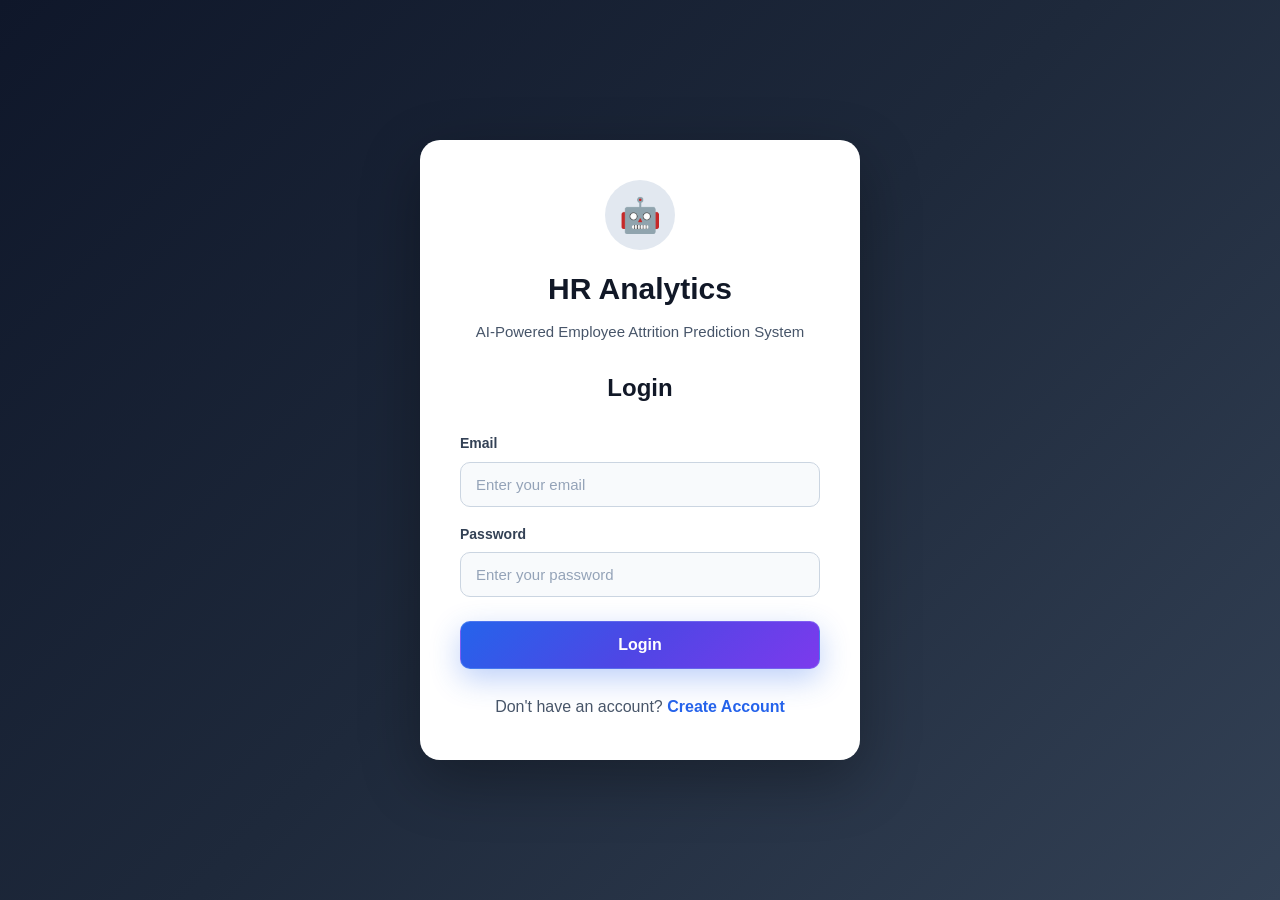
<file: 07 websites/employee.html>
<!DOCTYPE html>
<html lang="en">

<head>
    <meta charset="UTF-8">
    <meta name="viewport" content="width=device-width, initial-scale=1.0">

    <title>Employee Portal | HR Analytics</title>

    <link rel="stylesheet" href="style.css">
</head>

<body>

<div class="employee-page">

    <div class="employee-header">

        <div>
            <h1>Employee Risk Assessment</h1>
            <p>AI-Powered Employee Attrition Prediction System</p>
        </div>

        <button onclick="logout()" class="logout-btn">
            Logout
        </button>

    </div>


    <div class="employee-welcome">

        <h2>
            Welcome, <span id="employeeName">Employee</span> 👋
        </h2>

        <p>
            Complete the form below to analyze your employee attrition risk.
        </p>

    </div>


    <div class="employee-content">


        <!-- ASSESSMENT FORM -->

        <div class="assessment-card">

            <h2>🧠 Risk Assessment</h2>

            <p class="form-description">
                Enter your current work-related information.
                The AI model will estimate your attrition risk.
            </p>


            <form id="employeeRiskForm">


                <div class="form-group">

                    <label for="age">
                        Age
                    </label>

                    <input
                        type="number"
                        id="age"
                        min="18"
                        max="70"
                        placeholder="Enter your age"
                        required
                    >

                </div>


                <div class="form-group">

                    <label for="monthlyIncome">
                        Monthly Income
                    </label>

                    <input
                        type="number"
                        id="monthlyIncome"
                        min="0"
                        placeholder="Enter monthly income"
                        required
                    >

                </div>


                <div class="form-group">

                    <label for="yearsAtCompany">
                        Years at Company
                    </label>

                    <input
                        type="number"
                        id="yearsAtCompany"
                        min="0"
                        max="50"
                        placeholder="Years at company"
                        required
                    >

                </div>


                <div class="form-group">

                    <label for="jobSatisfaction">
                        Job Satisfaction
                    </label>

                    <select id="jobSatisfaction" required>

                        <option value="">
                            Select satisfaction
                        </option>

                        <option value="1">
                            1 - Low
                        </option>

                        <option value="2">
                            2 - Medium Low
                        </option>

                        <option value="3">
                            3 - Medium High
                        </option>

                        <option value="4">
                            4 - High
                        </option>

                    </select>

                </div>


                <div class="form-group">

                    <label for="jobLevel">
                        Job Level
                    </label>

                    <select id="jobLevel" required>

                        <option value="">
                            Select job level
                        </option>

                        <option value="1">
                            Level 1
                        </option>

                        <option value="2">
                            Level 2
                        </option>

                        <option value="3">
                            Level 3
                        </option>

                        <option value="4">
                            Level 4
                        </option>

                        <option value="5">
                            Level 5
                        </option>

                    </select>

                </div>


                <div class="form-group">

                    <label for="overtime">
                        Overtime
                    </label>

                    <select id="overtime" required>

                        <option value="">
                            Select option
                        </option>

                        <option value="Yes">
                            Yes
                        </option>

                        <option value="No">
                            No
                        </option>

                    </select>

                </div>


                <button
                    type="submit"
                    class="predict-btn"
                >
                    🤖 Predict My Attrition Risk
                </button>

            </form>

        </div>



        <!-- RESULT -->

        <div
            class="employee-result-card"
            id="resultCard"
        >

            <div class="result-icon">
                🤖
            </div>

            <h2>AI Prediction</h2>

            <p class="result-placeholder">
                Submit the assessment form to see your AI-powered
                attrition prediction.
            </p>


            <div
                id="predictionResult"
                class="prediction-result"
            >

            </div>

        </div>

    </div>

</div>


<script>

const API_BASE_URL =
    "http://127.0.0.1:8000";


/* =========================================
   CHECK LOGIN
========================================= */

const loggedInUser =
    JSON.parse(
        localStorage.getItem("loggedInUser")
    );


if (!loggedInUser) {

    window.location.href =
        "login.html";

}


/* =========================================
   CHECK ROLE
========================================= */

if (
    loggedInUser &&
    loggedInUser.role !== "Employee"
) {

    window.location.href =
        "index.html";

}


/* =========================================
   SHOW EMPLOYEE NAME
========================================= */

if (loggedInUser) {

    document.getElementById(
        "employeeName"
    ).textContent =
        loggedInUser.name;

}


/* =========================================
   PREDICTION
========================================= */

document
    .getElementById("employeeRiskForm")
    .addEventListener(
        "submit",
        async function(event) {

            event.preventDefault();


            const age =
                Number(
                    document.getElementById(
                        "age"
                    ).value
                );


            const monthlyIncome =
                Number(
                    document.getElementById(
                        "monthlyIncome"
                    ).value
                );


            const yearsAtCompany =
                Number(
                    document.getElementById(
                        "yearsAtCompany"
                    ).value
                );


            const jobSatisfaction =
                Number(
                    document.getElementById(
                        "jobSatisfaction"
                    ).value
                );


            const jobLevel =
                Number(
                    document.getElementById(
                        "jobLevel"
                    ).value
                );


            const overtime =
                document.getElementById(
                    "overtime"
                ).value;


            const result =
                document.getElementById(
                    "predictionResult"
                );


            result.innerHTML =
                "<p>⏳ AI is analyzing your information...</p>";


            try {

                const response =
                    await fetch(
                        `${API_BASE_URL}/predict`,
                        {

                            method: "POST",

                            headers: {
                                "Content-Type":
                                    "application/json"
                            },

                            body: JSON.stringify({

                                Age: age,

                                MonthlyIncome:
                                    monthlyIncome,

                                YearsAtCompany:
                                    yearsAtCompany,

                                JobSatisfaction:
                                    jobSatisfaction,

                                JobLevel:
                                    jobLevel,

                                OverTime:
                                    overtime

                            })

                        }
                    );


                if (!response.ok) {

                    throw new Error(
                        "Prediction API failed."
                    );

                }


                const data =
                    await response.json();


                console.log(
                    "Employee prediction:",
                    data
                );


                const prediction =
                    data.prediction ||
                    data.Prediction ||
                    "Unknown";


                const riskPercentage =
                    data.risk_percentage ??
                    data.riskPercentage ??
                    0;


                const riskLevel =
                    data.risk_level ||
                    data.riskLevel ||
                    "Unknown";


                let riskClass =
                    "low-risk";


                if (
                    riskLevel.toLowerCase()
                    === "high"
                ) {

                    riskClass =
                        "high-risk";

                }
                else if (
                    riskLevel.toLowerCase()
                    === "medium"
                ) {

                    riskClass =
                        "medium-risk";

                }


                result.innerHTML = `

                    <div class="result-box ${riskClass}">

                        <h3>
                            Prediction Result
                        </h3>

                        <div class="risk-percentage">
                            ${riskPercentage}%
                        </div>

                        <div class="risk-level">
                            ${riskLevel}
                        </div>

                        <p>
                            ${prediction === "Yes"
                                ? "⚠️ Employee may leave the company."
                                : "✅ Employee is predicted to stay with the company."
                            }
                        </p>

                    </div>

                `;

            }
            catch (error) {

                console.error(
                    "Prediction error:",
                    error
                );


                result.innerHTML = `

                    <div class="result-box high-risk">

                        <h3>
                            ❌ Prediction Failed
                        </h3>

                        <p>
                            Unable to connect to the AI
                            prediction server.
                        </p>

                        <p>
                            Make sure FastAPI backend
                            is running.
                        </p>

                    </div>

                `;

            }

        }
    );


/* =========================================
   LOGOUT
========================================= */

function logout() {

    localStorage.removeItem(
        "loggedInUser"
    );

    window.location.href =
        "login.html";

}

</script>

</body>

</html>
```
</file>
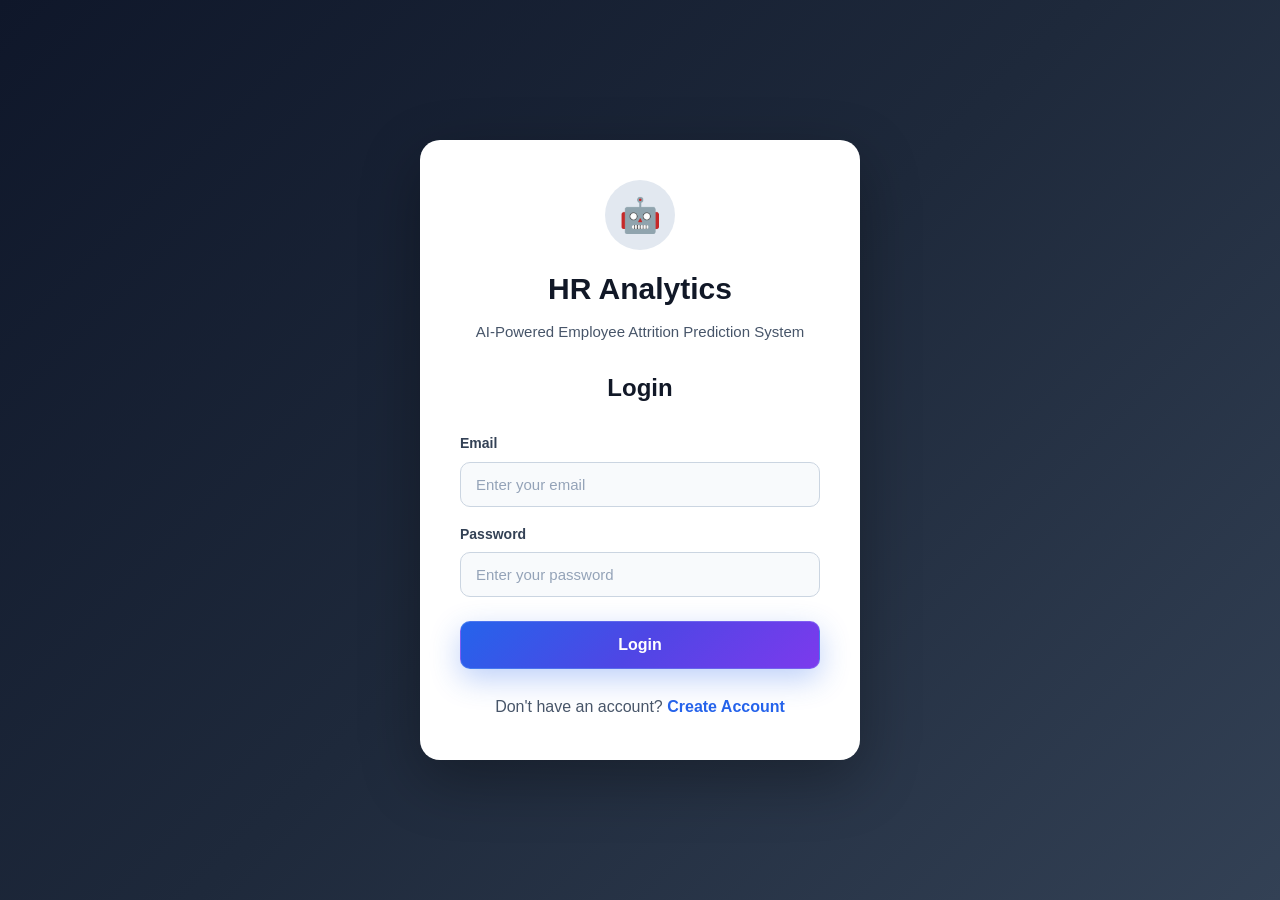
<file: 07 websites/login.html>
<!DOCTYPE html>
<html lang="en">
<head>
    <meta charset="UTF-8">
    <meta name="viewport" content="width=device-width, initial-scale=1.0">

    <title>HR Analytics | Login</title>

    <link rel="stylesheet" href="style.css">
</head>

<body>

<div class="auth-container">

    <div class="auth-card">

        <div class="auth-logo">
            🤖
        </div>

        <h1>HR Analytics</h1>

        <p class="auth-subtitle">
            AI-Powered Employee Attrition Prediction System
        </p>

        <h2>Login</h2>

        <form id="loginForm">

            <label for="loginEmail">
                Email
            </label>

            <input
                type="email"
                id="loginEmail"
                placeholder="Enter your email"
                required
            >

            <label for="loginPassword">
                Password
            </label>

            <input
                type="password"
                id="loginPassword"
                placeholder="Enter your password"
                required
            >

            <button type="submit" class="auth-btn">
                Login
            </button>

        </form>

        <p id="loginMessage" class="auth-message"></p>

        <p class="auth-switch">
            Don't have an account?
            <a href="register.html">
                Create Account
            </a>
        </p>

    </div>

</div>

<script>

document
    .getElementById("loginForm")
    .addEventListener("submit", function(event) {

        event.preventDefault();

        const email = document
            .getElementById("loginEmail")
            .value
            .trim()
            .toLowerCase();

        const password = document
            .getElementById("loginPassword")
            .value;

        const message =
            document.getElementById("loginMessage");

        // Get all registered users
        const users = JSON.parse(
            localStorage.getItem("hrUsers") || "[]"
        );

        // Find matching account
        const user = users.find(function(item) {

            return (
                item.email.trim().toLowerCase() === email &&
                item.password === password
            );

        });

        // Account not found
        if (!user) {

            message.textContent =
                "❌ Invalid email or password.";

            message.className =
                "auth-message error";

            return;
        }

        // Save current logged-in user
        localStorage.setItem(
            "loggedInUser",
            JSON.stringify(user)
        );

        message.textContent =
            "✅ Login successful!";

        message.className =
            "auth-message success";

        // Redirect according to role
        setTimeout(function() {

            if (user.role === "HR") {

                window.location.href = "index.html";

            } else if (user.role === "Employee") {

                window.location.href = "employee.html";

            }

        }, 500);

    });

</script>

</body>
</html>
</file>
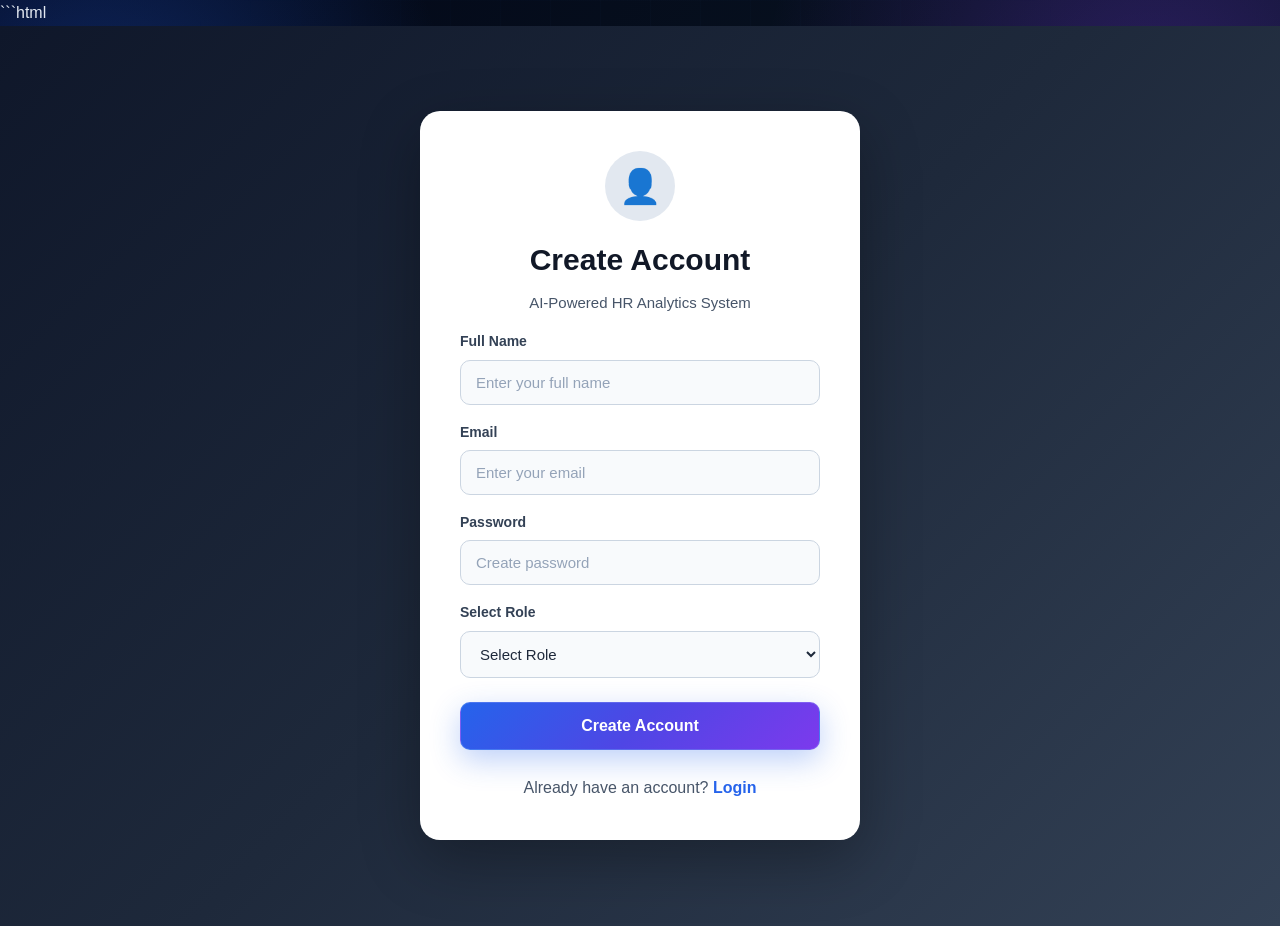
<file: 07 websites/register.html>
```html
<!DOCTYPE html>
<html lang="en">
<head>

    <meta charset="UTF-8">

    <meta
        name="viewport"
        content="width=device-width, initial-scale=1.0"
    >

    <title>HR Analytics | Register</title>

    <link rel="stylesheet" href="style.css">

</head>

<body>

<div class="auth-container">

    <div class="auth-card">

        <div class="auth-logo">
            👤
        </div>

        <h1>Create Account</h1>

        <p class="auth-subtitle">
            AI-Powered HR Analytics System
        </p>

        <form id="registerForm">

            <label for="registerName">
                Full Name
            </label>

            <input
                type="text"
                id="registerName"
                placeholder="Enter your full name"
                required
            >

            <label for="registerEmail">
                Email
            </label>

            <input
                type="email"
                id="registerEmail"
                placeholder="Enter your email"
                required
            >

            <label for="registerPassword">
                Password
            </label>

            <input
                type="password"
                id="registerPassword"
                placeholder="Create password"
                minlength="6"
                required
            >

            <label for="registerRole">
                Select Role
            </label>

            <select id="registerRole" required>

                <option value="">
                    Select Role
                </option>

                <option value="HR">
                    HR
                </option>

                <option value="Employee">
                    Employee
                </option>

            </select>

            <button
                type="submit"
                class="auth-btn"
            >
                Create Account
            </button>

        </form>

        <p
            id="registerMessage"
            class="auth-message"
        ></p>

        <p class="auth-switch">

            Already have an account?

            <a href="login.html">
                Login
            </a>

        </p>

    </div>

</div>

<script>

document
    .getElementById("registerForm")
    .addEventListener("submit", function(event) {

        event.preventDefault();

        const name = document
            .getElementById("registerName")
            .value
            .trim();

        const email = document
            .getElementById("registerEmail")
            .value
            .trim()
            .toLowerCase();

        const password = document
            .getElementById("registerPassword")
            .value;

        const role = document
            .getElementById("registerRole")
            .value;

        const message =
            document.getElementById("registerMessage");

        // Get existing users
        let users = JSON.parse(
            localStorage.getItem("hrUsers") || "[]"
        );

        // Check whether account already exists
        const existingUser = users.find(function(user) {

            return (
                user.email.trim().toLowerCase() === email
            );

        });

        if (existingUser) {

            message.textContent =
                "❌ This email is already registered. Please login.";

            message.className =
                "auth-message error";

            return;
        }

        // Create new account
        const newUser = {

            id: Date.now(),

            name: name,

            email: email,

            password: password,

            role: role

        };

        // Add user without deleting old accounts
        users.push(newUser);

        // Permanently save users in browser
        localStorage.setItem(
            "hrUsers",
            JSON.stringify(users)
        );

        message.textContent =
            "✅ Account created successfully! Redirecting to login...";

        message.className =
            "auth-message success";

        // Go to login
        setTimeout(function() {

            window.location.href = "login.html";

        }, 1000);

    });

</script>

</body>
</html>
</file>
<file: 07 websites/style.css>
/* =========================================================
   HR ANALYTICS DASHBOARD - MAIN STYLESHEET (FIXED)
========================================================= */

/* ========== RESET ========== */
* { margin: 0; padding: 0; box-sizing: border-box; }
html { scroll-behavior: smooth; }
body {
    font-family: Arial, Helvetica, sans-serif;
    background: #f5f7fb;
    color: #1e293b;
    line-height: 1.6;
}
a { text-decoration: none; color: inherit; }
button, input, select { font-family: inherit; }

/* ========== SIDEBAR ========== */
.sidebar {
    position: fixed; left: 0; top: 0;
    width: 250px; height: 100vh;
    background: #111827; color: white;
    display: flex; flex-direction: column;
    z-index: 1000;
}
.logo {
    height: 90px; display: flex; align-items: center;
    gap: 12px; padding: 20px;
    border-bottom: 1px solid rgba(255,255,255,0.08);
}
.logo-icon {
    width: 45px; height: 45px;
    background: linear-gradient(135deg, #2563eb, #7c3aed);
    border-radius: 12px;
    display: flex; align-items: center; justify-content: center;
    font-size: 16px; font-weight: 800;
}
.logo h2 { font-size: 17px; margin-bottom: 2px; }
.logo span { font-size: 11px; color: #94a3b8; }

.sidebar-nav {
    padding: 25px 15px;
    display: flex; flex-direction: column; gap: 7px;
}
.nav-link {
    display: flex; align-items: center; gap: 13px;
    padding: 13px 15px; border-radius: 9px;
    color: #94a3b8; font-size: 14px; transition: 0.25s ease;
}
.nav-link span { width: 22px; font-size: 17px; text-align: center; }
.nav-link:hover { background: #1e293b; color: white; }
.nav-link.active {
    background: #2563eb; color: white;
    box-shadow: 0 5px 15px rgba(37, 99, 235, 0.25);
}

.sidebar-bottom {
    margin-top: auto; padding: 20px;
    border-top: 1px solid rgba(255,255,255,0.08);
}
.system-status {
    display: flex; align-items: center; gap: 10px;
    background: #1e293b; padding: 12px; border-radius: 9px;
}
.status-dot {
    width: 9px; height: 9px; background: #22c55e;
    border-radius: 50%; box-shadow: 0 0 8px #22c55e;
}
.system-status strong { display: block; font-size: 12px; }
.system-status small { display: block; font-size: 10px; color: #94a3b8; }

/* ========== MAIN CONTENT ========== */
.main-content { margin-left: 250px; min-height: 100vh; }

/* ========== TOPBAR ========== */
.topbar {
    height: 90px; background: white;
    border-bottom: 1px solid #e5e7eb;
    display: flex; align-items: center; justify-content: space-between;
    padding: 0 35px; position: sticky; top: 0; z-index: 900;
}
.topbar-small {
    font-size: 11px; color: #64748b;
    text-transform: uppercase; letter-spacing: 1px;
}
.topbar h1 { font-size: 23px; color: #111827; margin-top: 2px; }
.topbar-right { display: flex; align-items: center; gap: 25px; }
.date-box { display: flex; align-items: center; gap: 7px; color: #64748b; font-size: 13px; }
.profile { display: flex; align-items: center; gap: 10px; }
.profile-avatar {
    width: 38px; height: 38px; border-radius: 50%;
    background: #2563eb; color: white;
    display: flex; align-items: center; justify-content: center;
    font-weight: bold;
}
.profile strong { display: block; font-size: 12px; }
.profile small { display: block; font-size: 10px; color: #64748b; }

/* ========== PAGE SECTIONS ========== */
.page-section { padding: 40px 35px; scroll-margin-top: 100px; }
.section-heading { display: flex; justify-content: space-between; margin-bottom: 25px; }
.section-label {
    color: #2563eb; font-size: 11px; font-weight: 700;
    letter-spacing: 1.5px; margin-bottom: 5px;
}
.section-heading h2 { font-size: 25px; color: #111827; margin-bottom: 5px; }
.section-heading p:not(.section-label) { color: #64748b; font-size: 13px; }

/* ========== KPI CARDS ========== */
.kpi-grid {
    display: grid; grid-template-columns: repeat(4, 1fr);
    gap: 20px; margin-bottom: 25px;
}
.kpi-card {
    background: white; border: 1px solid #e5e7eb;
    border-radius: 12px; padding: 20px;
    display: flex; align-items: center; gap: 15px;
    transition: 0.25s ease;
}
.kpi-card:hover { transform: translateY(-3px); box-shadow: 0 10px 25px rgba(15,23,42,0.08); }
.kpi-icon {
    width: 50px; height: 50px; border-radius: 10px;
    display: flex; align-items: center; justify-content: center;
    font-size: 22px;
}
.kpi-icon.blue { background: #dbeafe; }
.kpi-icon.red { background: #fee2e2; }
.kpi-icon.orange { background: #ffedd5; }
.kpi-icon.green { background: #dcfce7; }
.kpi-info span { display: block; font-size: 11px; color: #64748b; }
.kpi-info h3 { font-size: 24px; color: #111827; line-height: 1.2; }
.kpi-info small { font-size: 10px; color: #94a3b8; }

/* ========== CHART GRID ========== */
.chart-grid {
    display: grid; grid-template-columns: repeat(2, 1fr);
    gap: 20px; margin-bottom: 25px;
}
.chart-card {
    background: white; border: 1px solid #e5e7eb;
    border-radius: 12px; padding: 22px; min-height: 330px;
}
.chart-card.large { min-height: 360px; }
.chart-header { display: flex; justify-content: space-between; margin-bottom: 15px; }
.chart-header h3 { font-size: 15px; color: #111827; }
.chart-header p { font-size: 11px; color: #94a3b8; }
.chart-container { height: 245px; position: relative; }

/* ========== TABLE ========== */
.table-card {
    background: white; border: 1px solid #e5e7eb;
    border-radius: 12px; overflow: hidden; margin-top: 20px;
}
.table-header { padding: 20px 22px; border-bottom: 1px solid #e5e7eb; }
.table-header h3 { font-size: 15px; color: #111827; }
.table-header p { font-size: 11px; color: #94a3b8; }
.table-wrapper { width: 100%; overflow-x: auto; }
table { width: 100%; border-collapse: collapse; }
thead { background: #f8fafc; }
th {
    text-align: left; padding: 14px 20px; font-size: 11px;
    color: #64748b; text-transform: uppercase; letter-spacing: 0.5px;
}
td {
    padding: 14px 20px; font-size: 12px; color: #475569;
    border-top: 1px solid #f1f5f9;
}
tbody tr:hover { background: #f8fafc; }

/* ========== PREDICTION (DASHBOARD) ========== */
.prediction-layout { display: grid; grid-template-columns: 1.5fr 1fr; gap: 20px; }
.prediction-card, .prediction-result {
    background: white; border: 1px solid #e5e7eb;
    border-radius: 12px; padding: 25px;
}
.card-title { display: flex; align-items: center; gap: 12px; margin-bottom: 25px; }
.card-title-icon {
    width: 45px; height: 45px; border-radius: 10px; background: #ede9fe;
    display: flex; align-items: center; justify-content: center; font-size: 21px;
}
.card-title h3 { font-size: 16px; color: #111827; }
.card-title p { font-size: 11px; color: #94a3b8; }

.form-grid { display: grid; grid-template-columns: repeat(2, 1fr); gap: 18px; }
.form-group { display: flex; flex-direction: column; gap: 6px; }
.form-group label { font-size: 11px; font-weight: 600; color: #475569; }
.form-group input, .form-group select {
    width: 100%; height: 42px; padding: 0 12px;
    border: 1px solid #dbe1ea; border-radius: 7px;
    background: white; color: #334155; outline: none;
    font-size: 12px; transition: 0.2s;
}
.form-group input:focus, .form-group select:focus {
    border-color: #2563eb; box-shadow: 0 0 0 3px rgba(37,99,235,0.1);
}

.predict-button {
    width: 100%; margin-top: 22px; height: 45px;
    border: none; border-radius: 8px;
    background: linear-gradient(135deg, #2563eb, #4f46e5);
    color: white; font-size: 13px; font-weight: 600;
    cursor: pointer; transition: 0.25s;
}
.predict-button:hover { transform: translateY(-2px); box-shadow: 0 8px 18px rgba(37,99,235,0.25); }

.prediction-result {
    display: flex; flex-direction: column;
    align-items: center; justify-content: center; text-align: center;
    background: linear-gradient(145deg, #ffffff, #f8faff);
}
.result-icon {
    width: 65px; height: 65px; background: #dbeafe; border-radius: 50%;
    display: flex; align-items: center; justify-content: center;
    font-size: 28px; margin-bottom: 12px;
}
.prediction-result h3 { font-size: 17px; color: #111827; }
.prediction-result p {
    font-size: 11px; color: #64748b; max-width: 280px; margin: 8px auto 20px;
}
.risk-score { font-size: 45px; font-weight: 800; color: #2563eb; line-height: 1; }
.risk-label { margin-top: 7px; font-size: 12px; font-weight: 700; color: #64748b; }
.risk-bar {
    width: 80%; height: 8px; background: #e2e8f0;
    border-radius: 10px; overflow: hidden; margin: 20px 0;
}
.risk-progress {
    width: 0%; height: 100%;
    background: linear-gradient(90deg, #22c55e, #f59e0b, #ef4444);
    transition: 0.5s;
}
.prediction-result small { font-size: 9px; color: #94a3b8; max-width: 300px; }

/* ========== MODEL CARDS ========== */
.model-grid { display: grid; grid-template-columns: repeat(3, 1fr); gap: 20px; }
.model-card {
    background: white; border: 1px solid #e5e7eb; border-radius: 12px;
    padding: 25px; position: relative; overflow: hidden; transition: 0.25s;
}
.model-card:hover { transform: translateY(-4px); box-shadow: 0 10px 25px rgba(15,23,42,0.08); }
.model-card.featured { border-color: #2563eb; box-shadow: 0 8px 25px rgba(37,99,235,0.1); }
.model-number {
    position: absolute; right: 20px; top: 15px;
    font-size: 35px; font-weight: 800; color: #f1f5f9;
}
.model-card h3 { font-size: 16px; color: #111827; margin: 30px 0 10px; }
.model-card p { font-size: 12px; color: #64748b; margin-bottom: 20px; }
.model-tag {
    display: inline-block; padding: 5px 10px; border-radius: 20px;
    background: #eff6ff; color: #2563eb; font-size: 10px; font-weight: 600;
}
.model-table { margin-top: 25px; }

/* ========== SQL ========== */
.sql-grid { display: grid; grid-template-columns: repeat(4, 1fr); gap: 20px; }
.sql-card {
    background: white; border: 1px solid #e5e7eb;
    border-radius: 12px; padding: 22px; transition: 0.25s;
}
.sql-card:hover { transform: translateY(-3px); box-shadow: 0 8px 20px rgba(15,23,42,0.07); }
.sql-icon {
    width: 45px; height: 45px; border-radius: 10px; background: #eff6ff;
    display: flex; align-items: center; justify-content: center;
    font-size: 21px; margin-bottom: 15px;
}
.sql-card h3 { font-size: 14px; color: #111827; margin-bottom: 8px; }
.sql-card p { font-size: 11px; color: #64748b; }

.query-card {
    background: #0f172a; border-radius: 12px;
    padding: 25px; margin-top: 25px; color: white;
}
.query-label { font-size: 9px; color: #60a5fa; letter-spacing: 1px; font-weight: 700; }
.query-header h3 { font-size: 15px; margin-top: 4px; }
.query-card pre {
    margin-top: 20px; background: #020617; padding: 20px;
    border-radius: 8px; overflow-x: auto;
}
.query-card code {
    font-family: Consolas, monospace; font-size: 12px;
    color: #cbd5e1; line-height: 1.8;
}

/* ========== INSIGHTS ========== */
.insights-grid { display: grid; grid-template-columns: repeat(3, 1fr); gap: 20px; }
.insight-card {
    background: white; border: 1px solid #e5e7eb; border-radius: 12px;
    padding: 22px; border-left: 4px solid #2563eb; transition: 0.25s;
}
.insight-card:hover { transform: translateY(-3px); box-shadow: 0 8px 20px rgba(15,23,42,0.07); }
.insight-card.danger { border-left-color: #ef4444; }
.insight-card.warning { border-left-color: #f59e0b; }
.insight-card.success { border-left-color: #22c55e; }
.insight-card.info { border-left-color: #06b6d4; }
.insight-card.purple { border-left-color: #8b5cf6; }
.insight-card.blue { border-left-color: #2563eb; }
.insight-icon { font-size: 25px; margin-bottom: 10px; }
.insight-card h3 { font-size: 14px; color: #111827; margin-bottom: 8px; }
.insight-card p { font-size: 11px; color: #64748b; }

/* ========== ABOUT ========== */
.about-grid { display: grid; grid-template-columns: repeat(2, 1fr); gap: 20px; }
.about-card {
    background: white; border: 1px solid #e5e7eb;
    border-radius: 12px; padding: 25px;
}
.about-card h3 { font-size: 15px; color: #111827; margin-bottom: 12px; }
.about-card p { font-size: 12px; color: #64748b; }
.technology-list { display: flex; flex-wrap: wrap; gap: 8px; }
.technology-list span {
    background: #eff6ff; color: #2563eb; padding: 6px 10px;
    border-radius: 6px; font-size: 10px; font-weight: 600;
}

/* ========== PROJECT PIPELINE ========== */
.pipeline-card {
    margin-top: 25px; background: white; border: 1px solid #e5e7eb;
    border-radius: 12px; padding: 25px; overflow-x: auto;
}
.pipeline-card h3 { font-size: 15px; margin-bottom: 25px; }
.pipeline { display: flex; align-items: center; justify-content: center; min-width: 900px; }
.pipeline-item { min-width: 110px; text-align: center; }
.pipeline-item span {
    width: 35px; height: 35px; margin: 0 auto 8px; border-radius: 50%;
    background: #dbeafe; color: #2563eb;
    display: flex; align-items: center; justify-content: center;
    font-size: 10px; font-weight: 700;
}
.pipeline-item strong { display: block; font-size: 11px; color: #111827; }
.pipeline-item small { display: block; font-size: 9px; color: #94a3b8; margin-top: 3px; }
.pipeline-arrow { color: #94a3b8; font-size: 20px; margin: 0 8px; }

/* ========== FOOTER ========== */
.footer {
    margin-top: 20px; padding: 25px 35px;
    background: #111827; color: white;
    display: flex; justify-content: space-between; align-items: center;
}
.footer strong { font-size: 12px; }
.footer p { font-size: 10px; color: #94a3b8; margin-top: 4px; }
.footer-right { display: flex; gap: 20px; color: #94a3b8; font-size: 10px; }

/* ========== RESPONSIVE ========== */
@media (max-width: 1200px) {
    .kpi-grid, .sql-grid, .insights-grid { grid-template-columns: repeat(2, 1fr); }
}
@media (max-width: 900px) {
    .sidebar { width: 210px; }
    .main-content { margin-left: 210px; }
    .topbar { padding: 0 20px; }
    .page-section { padding: 30px 20px; }
    .chart-grid, .prediction-layout, .model-grid { grid-template-columns: 1fr; }
}
@media (max-width: 700px) {
    .sidebar { position: relative; width: 100%; height: auto; }
    .sidebar-nav { flex-direction: row; overflow-x: auto; padding: 10px; }
    .nav-link { min-width: max-content; }
    .sidebar-bottom { display: none; }
    .main-content { margin-left: 0; }
    .topbar {
        height: auto; padding: 15px; align-items: flex-start;
        gap: 15px; flex-direction: column; position: relative;
    }
    .topbar-right { width: 100%; justify-content: space-between; }
    .kpi-grid, .chart-grid, .sql-grid, .insights-grid,
    .about-grid, .form-grid { grid-template-columns: 1fr; }
    .footer { flex-direction: column; align-items: flex-start; gap: 15px; }
}

::selection { background: #2563eb; color: white; }

/* ========== HIGH-RISK EMPLOYEES ========== */
.high-risk-card { margin-top: 24px; }
.high-risk-summary { display: flex; align-items: center; gap: 10px; }
.high-risk-count {
    display: inline-flex; align-items: center; justify-content: center;
    width: 42px; height: 42px; border-radius: 12px;
    font-size: 18px; font-weight: 700;
    background: #fff1f2; color: #dc2626;
}
.high-risk-summary small { color: #64748b; font-weight: 600; }
.risk-badge {
    display: inline-flex; align-items: center; justify-content: center;
    padding: 6px 12px; border-radius: 20px; font-size: 13px; font-weight: 700;
}
.risk-badge.high { background: #fee2e2; color: #b91c1c; }
.overtime-badge {
    display: inline-flex; padding: 5px 11px; border-radius: 15px;
    background: #fff7ed; color: #c2410c; font-size: 13px; font-weight: 700;
}

/* =========================================
   LOGIN / REGISTER
========================================= */
.auth-container {
    min-height: 100vh; display: flex; align-items: center; justify-content: center;
    padding: 30px;
    background: linear-gradient(135deg, #0f172a, #1e293b, #334155);
}
.auth-card {
    width: 100%; max-width: 440px; padding: 40px; border-radius: 20px;
    background: #ffffff; box-shadow: 0 20px 60px rgba(0,0,0,0.30);
}
.auth-logo {
    width: 70px; height: 70px; margin: 0 auto 15px;
    display: flex; align-items: center; justify-content: center;
    border-radius: 50%; background: #e2e8f0; font-size: 34px;
}
.auth-card h1 { text-align: center; margin-bottom: 8px; }
.auth-card h2 { text-align: center; margin: 25px 0; }
.auth-subtitle { text-align: center; color: #64748b; line-height: 1.5; }
.auth-card label { display: block; margin-top: 16px; margin-bottom: 7px; font-weight: 600; }
.auth-card input, .auth-card select {
    width: 100%; padding: 13px 15px;
    border: 1px solid #cbd5e1; border-radius: 10px;
    font-size: 15px; outline: none;
}
.auth-card input:focus, .auth-card select:focus { border-color: #2563eb; }
.auth-btn {
    width: 100%; margin-top: 24px; padding: 14px; border: none;
    border-radius: 10px; background: #2563eb; color: white;
    font-size: 16px; font-weight: 600; cursor: pointer;
}
.auth-btn:hover { background: #1d4ed8; }
.auth-message { text-align: center; margin-top: 18px; font-weight: 600; }
.auth-message.success { color: #16a34a; }
.auth-message.error { color: #dc2626; }
.auth-switch { text-align: center; margin-top: 25px; color: #64748b; }
.auth-switch a { color: #2563eb; font-weight: 600; text-decoration: none; }
.auth-switch a:hover { text-decoration: underline; }
@media (max-width: 500px) {
    .auth-container { padding: 15px; }
    .auth-card { padding: 25px; }
}

/* =========================================
   EMPLOYEE PORTAL (scoped under .employee-page)
========================================= */
.employee-page { min-height: 100vh; padding: 30px; background: #f8fafc; }
.employee-header {
    max-width: 1200px; margin: auto;
    display: flex; align-items: center; justify-content: space-between;
    padding: 25px; border-radius: 16px; background: #ffffff;
    box-shadow: 0 5px 20px rgba(0,0,0,0.08);
}
.employee-header h1 { margin: 0; }
.employee-header p { color: #64748b; }
.logout-btn {
    padding: 11px 20px; border: none; border-radius: 8px;
    background: #dc2626; color: white; font-weight: 600; cursor: pointer;
}
.logout-btn:hover { background: #b91c1c; }
.employee-welcome {
    max-width: 1200px; margin: 25px auto; padding: 25px;
    border-radius: 16px; background: #ffffff;
    box-shadow: 0 5px 20px rgba(0,0,0,0.08);
}
.employee-welcome h2 { margin-top: 0; }
.employee-welcome p { color: #64748b; }
.employee-content {
    max-width: 1200px; margin: auto;
    display: grid; grid-template-columns: 1fr 1fr; gap: 25px;
}
.assessment-card, .employee-result-card {
    padding: 30px; border-radius: 16px; background: #ffffff;
    box-shadow: 0 5px 20px rgba(0,0,0,0.08);
}
.assessment-card h2, .employee-result-card h2 { margin-top: 0; }
.form-description { color: #64748b; line-height: 1.5; }

.employee-page .form-group { margin-top: 18px; gap: 0; }
.employee-page .form-group label {
    display: block; margin-bottom: 7px; font-size: 13px; font-weight: 600;
}
.employee-page .form-group input,
.employee-page .form-group select {
    width: 100%; height: auto; padding: 13px;
    border: 1px solid #cbd5e1; border-radius: 9px;
    font-size: 15px; outline: none;
}
.employee-page .form-group input:focus,
.employee-page .form-group select:focus { border-color: #2563eb; }

.predict-btn {
    width: 100%; margin-top: 25px; padding: 15px; border: none;
    border-radius: 10px; background: #2563eb; color: white;
    font-size: 16px; font-weight: 600; cursor: pointer;
}
.predict-btn:hover { background: #1d4ed8; }

.employee-result-card { min-height: 400px; }
.employee-result-card .result-icon {
    width: 90px; height: 90px; font-size: 50px;
    margin: 20px auto;
}
.employee-result-card h2 { text-align: center; }
.result-placeholder { text-align: center; color: #64748b; line-height: 1.6; }
.employee-result-card .prediction-result {
    margin-top: 30px; background: transparent; border: none; padding: 0;
    display: block; max-width: none;
}
.result-box { padding: 30px; border-radius: 15px; text-align: center; }
.result-box h3 { margin-top: 0; }
.risk-percentage { font-size: 50px; font-weight: 800; margin: 15px 0; }
.risk-level { font-size: 22px; font-weight: 700; }
.low-risk { background: #dcfce7; color: #166534; }
.medium-risk { background: #fef3c7; color: #92400e; }
.high-risk { background: #fee2e2; color: #991b1b; }

@media (max-width: 800px) {
    .employee-content { grid-template-columns: 1fr; }
    .employee-header { flex-direction: column; gap: 15px; text-align: center; }
    .employee-page { padding: 15px; }
}

/* =========================================================
   AI HR COMMAND CENTER - PREMIUM DARK THEME
========================================================= */
body {
    background: #07111f !important;
    color: #e2e8f0;
    position: relative;
    overflow-x: hidden;
}

/* Background */
body::before {
    content: "";
    position: fixed; inset: 0; z-index: -20; pointer-events: none;
    background:
        radial-gradient(circle at 8% 15%, rgba(37, 99, 235, 0.35), transparent 25%),
        radial-gradient(circle at 90% 12%, rgba(124, 58, 237, 0.30), transparent 28%),
        radial-gradient(circle at 75% 85%, rgba(6, 182, 212, 0.20), transparent 30%),
        linear-gradient(135deg, #020617, #07111f 45%, #0b1630);
}

/* Grid */
body::after {
    content: "";
    position: fixed; inset: 0; z-index: -19; pointer-events: none;
    background-image:
        linear-gradient(rgba(96, 165, 250, 0.07) 1px, transparent 1px),
        linear-gradient(90deg, rgba(96, 165, 250, 0.07) 1px, transparent 1px);
    background-size: 50px 50px;
    -webkit-mask-image: radial-gradient(ellipse at center, black 20%, transparent 85%);
    mask-image: radial-gradient(ellipse at center, black 20%, transparent 85%);
}

/* Floating lights */
.main-content::before {
    content: "";
    position: fixed; width: 350px; height: 350px; top: 15%; right: 8%;
    border-radius: 50%;
    background: radial-gradient(circle, rgba(59, 130, 246, 0.16), transparent 70%);
    filter: blur(30px); pointer-events: none;
    animation: aiFloat 8s ease-in-out infinite alternate; z-index: -5;
}
.main-content::after {
    content: "";
    position: fixed; width: 300px; height: 300px; bottom: 10%; left: 20%;
    border-radius: 50%;
    background: radial-gradient(circle, rgba(139, 92, 246, 0.14), transparent 70%);
    filter: blur(30px); pointer-events: none;
    animation: aiFloat2 10s ease-in-out infinite alternate; z-index: -5;
}
@keyframes aiFloat { 0% { transform: translate(0, 0); } 100% { transform: translate(-60px, 50px); } }
@keyframes aiFloat2 { 0% { transform: translate(0, 0); } 100% { transform: translate(70px, -40px); } }

/* Glass topbar */
.topbar {
    background: rgba(7, 17, 31, 0.78) !important;
    backdrop-filter: blur(20px); -webkit-backdrop-filter: blur(20px);
    border-bottom: 1px solid rgba(96, 165, 250, 0.14) !important;
    box-shadow: 0 8px 35px rgba(0, 0, 0, 0.25) !important;
}
.topbar-small { color: #60a5fa !important; }
.topbar h1 { color: #f8fafc !important; }
.date-box { color: #94a3b8 !important; }

/* Sidebar */
.sidebar {
    background: linear-gradient(180deg, #020617, #07152a 60%, #0b1630) !important;
    border-right: 1px solid rgba(96, 165, 250, 0.12);
    box-shadow: 10px 0 40px rgba(0, 0, 0, 0.30);
}
.logo { border-bottom: 1px solid rgba(96, 165, 250, 0.12); }
.logo-icon {
    background: linear-gradient(135deg, #2563eb, #4f46e5, #8b5cf6) !important;
    box-shadow: 0 0 30px rgba(59, 130, 246, 0.40);
}
.logo h2 { color: #f8fafc; }

/* Navigation */
.nav-link { color: #94a3b8 !important; }
.nav-link:hover { background: rgba(59, 130, 246, 0.10) !important; color: #ffffff !important; }
.nav-link.active {
    background: linear-gradient(135deg, #2563eb, #4f46e5) !important;
    color: white !important;
    box-shadow: 0 10px 30px rgba(37, 99, 235, 0.35);
}

/* Glass cards (dashboard + employee portal) */
.kpi-card, .chart-card, .table-card, .prediction-card, .prediction-result,
.model-card, .sql-card, .insight-card, .about-card, .pipeline-card,
.employee-header, .employee-welcome, .assessment-card, .employee-result-card {
    background: rgba(15, 27, 48, 0.78) !important;
    backdrop-filter: blur(18px); -webkit-backdrop-filter: blur(18px);
    border: 1px solid rgba(148, 163, 184, 0.14) !important;
    box-shadow: 0 15px 45px rgba(0, 0, 0, 0.25) !important;
    color: #e2e8f0;
}

/* Card hover */
.kpi-card:hover, .chart-card:hover, .model-card:hover,
.sql-card:hover, .insight-card:hover {
    transform: translateY(-5px);
    border-color: rgba(59, 130, 246, 0.35) !important;
    box-shadow: 0 20px 55px rgba(37, 99, 235, 0.18) !important;
}

/* Card text */
.kpi-info h3, .chart-header h3, .card-title h3, .model-card h3, .sql-card h3,
.insight-card h3, .about-card h3, .table-header h3, .section-heading h2,
.employee-header h1, .employee-welcome h2, .assessment-card h2,
.employee-result-card h2, .prediction-result h3, .result-box h3 {
    color: #f8fafc !important;
}
.kpi-info span, .chart-header p, .section-heading p, .model-card p,
.sql-card p, .insight-card p, .about-card p, .table-header p,
.employee-header p, .employee-welcome p, .form-description, .result-placeholder {
    color: #94a3b8 !important;
}

/* Table */
thead { background: rgba(30, 41, 59, 0.80) !important; }
th { color: #93c5fd !important; }
td { color: #cbd5e1 !important; border-top: 1px solid rgba(148, 163, 184, 0.08) !important; }
tbody tr:hover { background: rgba(59, 130, 246, 0.07) !important; }

/* KPI icons */
.kpi-icon.blue { background: rgba(37, 99, 235, 0.18) !important; }
.kpi-icon.red { background: rgba(239, 68, 68, 0.18) !important; }
.kpi-icon.orange { background: rgba(245, 158, 11, 0.18) !important; }
.kpi-icon.green { background: rgba(34, 197, 94, 0.18) !important; }

/* Prediction card */
.prediction-result {
    background:
        radial-gradient(circle at top right, rgba(37, 99, 235, 0.16), transparent 40%),
        rgba(15, 27, 48, 0.82) !important;
}
.risk-score { color: #60a5fa !important; text-shadow: 0 0 25px rgba(96, 165, 250, 0.35); }

/* Buttons */
.predict-button, .predict-btn, .auth-btn {
    background: linear-gradient(135deg, #2563eb, #4f46e5, #7c3aed) !important;
    border: 1px solid rgba(147, 197, 253, 0.25);
    box-shadow: 0 10px 30px rgba(37, 99, 235, 0.30) !important;
    color: #ffffff !important;
    font-weight: 700;
}
.predict-button:hover, .predict-btn:hover, .auth-btn:hover {
    box-shadow: 0 15px 40px rgba(59, 130, 246, 0.45) !important;
}

/* High risk */
.high-risk-count {
    background: rgba(239, 68, 68, 0.15) !important;
    color: #f87171 !important;
    border: 1px solid rgba(239, 68, 68, 0.25);
}
.risk-badge.high {
    background: rgba(239, 68, 68, 0.16) !important;
    color: #fca5a5 !important;
    border: 1px solid rgba(239, 68, 68, 0.25);
}
.overtime-badge { background: rgba(245, 158, 11, 0.14) !important; color: #fbbf24 !important; }

/* SQL */
.query-card {
    background: linear-gradient(135deg, #020617, #0f172a) !important;
    border: 1px solid rgba(96, 165, 250, 0.18);
    box-shadow: 0 15px 45px rgba(0, 0, 0, 0.25);
}

/* Model tag */
.model-tag {
    background: rgba(37, 99, 235, 0.15) !important;
    color: #60a5fa !important;
    border: 1px solid rgba(59, 130, 246, 0.20);
}

/* Section label */
.section-label {
    color: #60a5fa !important;
    background: rgba(37, 99, 235, 0.12);
    padding: 5px 10px; border-radius: 20px;
    border: 1px solid rgba(59, 130, 246, 0.18);
}

/* Pipeline */
.pipeline-item span {
    background: rgba(37, 99, 235, 0.18) !important;
    color: #60a5fa !important;
    border: 1px solid rgba(59, 130, 246, 0.25);
}
.pipeline-item strong { color: #e2e8f0 !important; }
.pipeline-arrow { color: #60a5fa !important; }

/* Footer */
.footer {
    background: linear-gradient(135deg, #020617, #0f172a) !important;
    border-top: 1px solid rgba(96, 165, 250, 0.12);
}

/* Inputs (dashboard + employee portal) */
.form-group label { color: #cbd5e1 !important; }
.form-group input, .form-group select {
    background: rgba(15, 23, 42, 0.9) !important;
    color: #f1f5f9 !important;
    border: 1px solid rgba(148, 163, 184, 0.30) !important;
}
.form-group input::placeholder { color: #64748b !important; }
.form-group select option { background: #0f172a; color: #f1f5f9; }
.form-group input:focus, .form-group select:focus {
    border-color: #3b82f6 !important;
    box-shadow: 0 0 0 3px rgba(59, 130, 246, 0.15), 0 0 25px rgba(37, 99, 235, 0.10) !important;
}

/* Employee page background transparent so dark theme shows */
.employee-page { background: transparent !important; }

/* Employee result boxes: light bg -> dark text */
.low-risk { background: #dcfce7 !important; color: #166534 !important; }
.medium-risk { background: #fef3c7 !important; color: #92400e !important; }
.high-risk { background: #fee2e2 !important; color: #991b1b !important; }
.result-box h3 { color: inherit !important; }

/* Scrollbar */
::-webkit-scrollbar { width: 9px; }
::-webkit-scrollbar-track { background: #020617; }
::-webkit-scrollbar-thumb { background: linear-gradient(#2563eb, #7c3aed); border-radius: 10px; }

/* =========================================
   LOGIN PAGE - TEXT VISIBILITY FIX
   (auth card stays white, so text stays dark)
========================================= */
.auth-card { background: #ffffff !important; color: #1e293b !important; }
.auth-card h1 { color: #111827 !important; font-size: 30px; font-weight: 800; text-align: center; margin-bottom: 8px; }
.auth-card h2 { color: #111827 !important; font-size: 24px; font-weight: 800; text-align: center; margin: 25px 0; }
.auth-card .auth-subtitle { color: #475569 !important; font-size: 15px; font-weight: 500; text-align: center; line-height: 1.5; }
.auth-card label { color: #334155 !important; font-size: 14px; font-weight: 700; }
.auth-card input, .auth-card select {
    background: #f8fafc !important; color: #1e293b !important;
    border: 1px solid #cbd5e1 !important;
}
.auth-card input::placeholder { color: #94a3b8 !important; }
.auth-card input:focus, .auth-card select:focus {
    background: #ffffff !important; border-color: #2563eb !important;
    box-shadow: 0 0 0 3px rgba(37, 99, 235, 0.12) !important;
}
.auth-card .auth-btn { color: #ffffff !important; font-weight: 700; }
.auth-card .auth-switch { color: #475569 !important; }
.auth-card .auth-switch a { color: #2563eb !important; font-weight: 700; }
.logout-btn {
    border: none;
    background: #ef4444;
    color: white;
    padding: 9px 14px;
    border-radius: 8px;
    font-size: 13px;
    font-weight: 600;
    cursor: pointer;
    margin-left: 15px;
    transition: all 0.2s ease;
}

.logout-btn:hover {
    background: #dc2626;
    transform: translateY(-1px);
}

.profile {
    display: flex;
    align-items: center;
}
</file>
